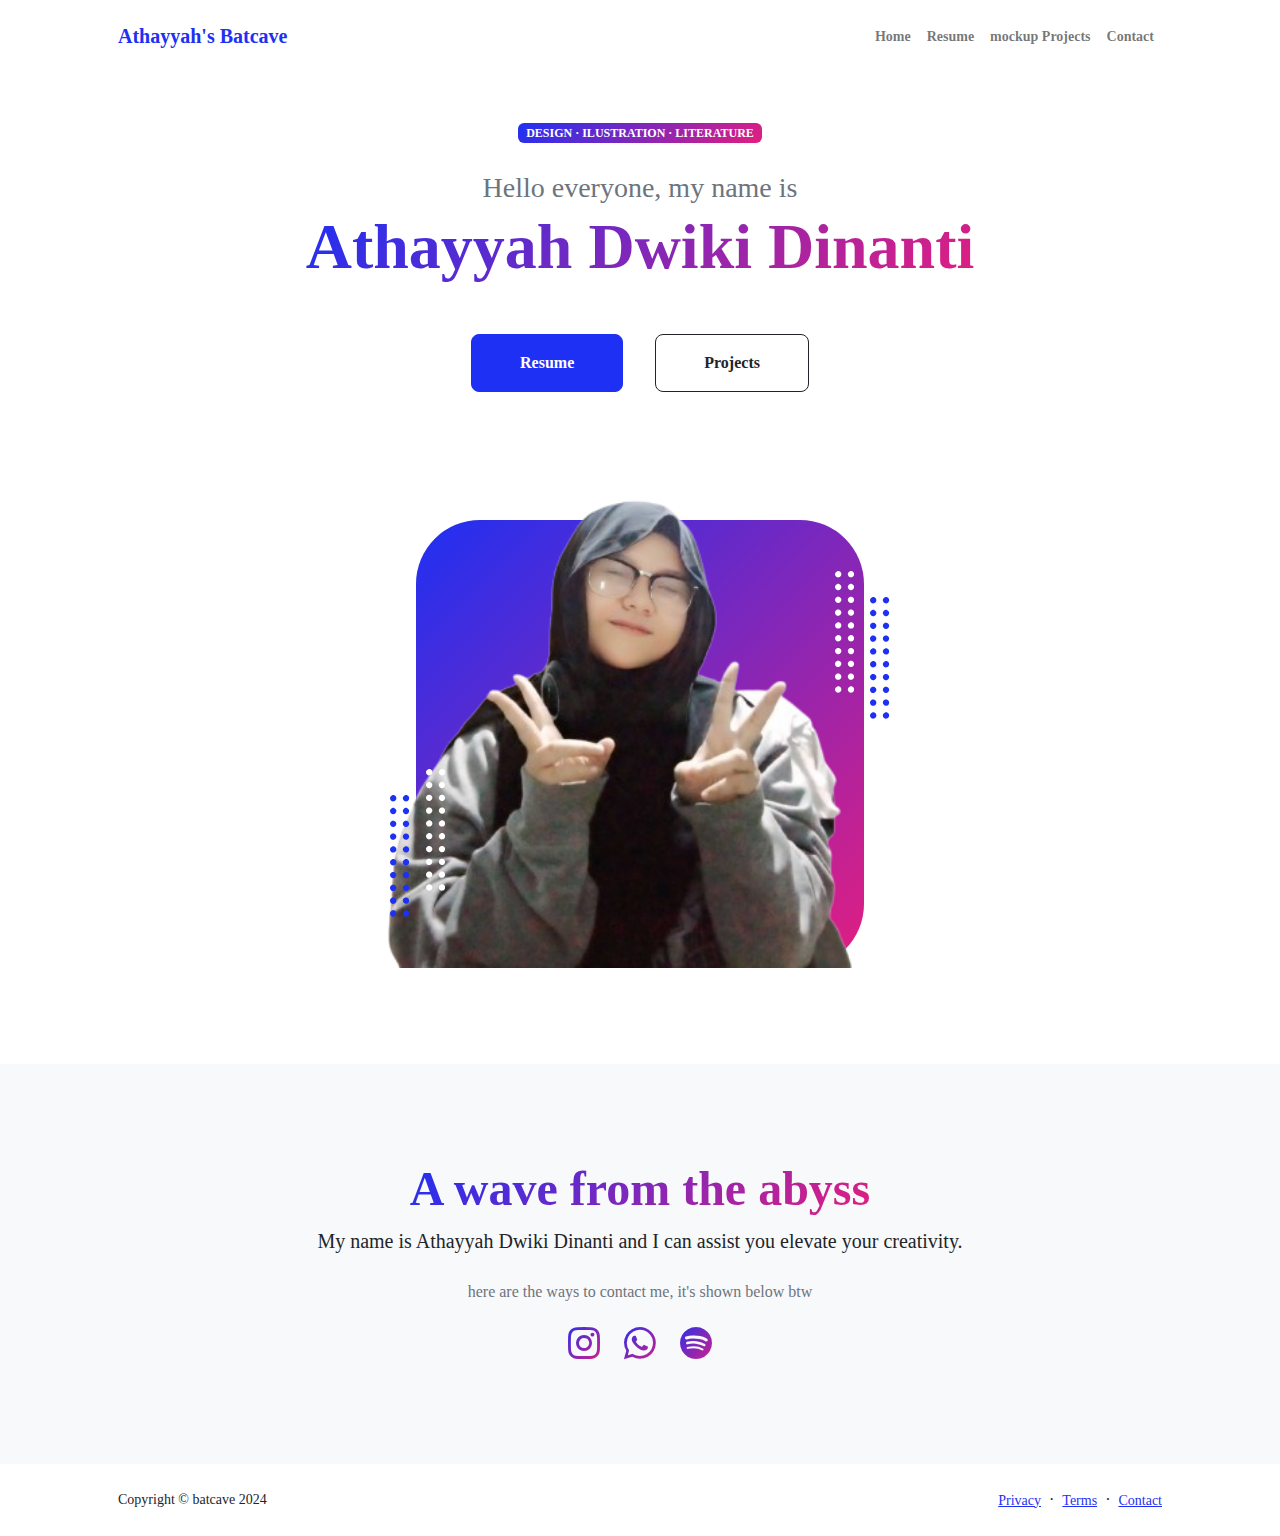
<file: index.html>
<!DOCTYPE html>
<html lang="en">
    <head>
        <meta charset="utf-8" />
        <meta name="viewport" content="width=device-width, initial-scale=1, shrink-to-fit=no" />
        <meta name="description" content="" />
        <meta name="author" content="" />
        <title>athayyah.com</title>
        <!-- Favicon-->
        <link rel="icon" type="image/x-icon" href="assets/favicon.ico" />
        <!-- Custom Google font-->
        <link rel="preconnect" href="https://fonts.googleapis.com" />
        <link rel="preconnect" href="https://fonts.gstatic.com" crossorigin />
        <link href="https://fonts.googleapis.com/css2?family=Plus+Jakarta+Sans:wght@100;200;300;400;500;600;700;800;900&amp;display=swap" rel="stylesheet" />
        <!-- Bootstrap icons-->
        <link href="https://cdn.jsdelivr.net/npm/bootstrap-icons@1.8.1/font/bootstrap-icons.css" rel="stylesheet" />
        <!-- Core theme CSS (includes Bootstrap)-->
        <link href="css/styles.css" rel="stylesheet" />
    </head>
    <body class="d-flex flex-column h-100">
        <main class="flex-shrink-0">
            <!-- Navigation-->
            <nav class="navbar navbar-expand-lg navbar-light bg-white py-3">
                <div class="container px-5">
                    <a class="navbar-brand" href="index.html"><span class="fw-bolder text-primary">Athayyah's Batcave</span></a>
                    <button class="navbar-toggler" type="button" data-bs-toggle="collapse" data-bs-target="#navbarSupportedContent" aria-controls="navbarSupportedContent" aria-expanded="false" aria-label="Toggle navigation"><span class="navbar-toggler-icon"></span></button>
                    <div class="collapse navbar-collapse" id="navbarSupportedContent">
                        <ul class="navbar-nav ms-auto mb-2 mb-lg-0 small fw-bolder">
                            <li class="nav-item"><a class="nav-link" href="index.html">Home</a></li>
                            <li class="nav-item"><a class="nav-link" href="resume.html">Resume</a></li>
                            <li class="nav-item"><a class="nav-link" href="mockup projects.html">mockup Projects</a></li>
                            <li class="nav-item"><a class="nav-link" href="contact.html">Contact</a></li>
                        </ul>
                    </div>
                </div>
            </nav>
            <!-- Header-->
            <header class="py-5">
                <div class="container px-5 pb-5">
                    <div class="row gx-5 align-items-center">
                        <div class="col-xxl-5">
                            <!-- Header text content-->
                            <div class="text-center text-xxl-start">
                                <div class="badge bg-gradient-primary-to-secondary text-white mb-4"><div class="text-uppercase">Design &middot; Ilustration &middot; Literature</div></div>
                                <div class="fs-3 fw-light text-muted">Hello everyone, my name is</div>
                                <h1 class="display-3 fw-bolder mb-5"><span class="text-gradient d-inline">Athayyah Dwiki Dinanti</span></h1>
                                <div class="d-grid gap-3 d-sm-flex justify-content-sm-center justify-content-xxl-start mb-3">
                                    <a class="btn btn-primary btn-lg px-5 py-3 me-sm-3 fs-6 fw-bolder" href="resume.html">Resume</a>
                                    <a class="btn btn-outline-dark btn-lg px-5 py-3 fs-6 fw-bolder" href="projects.html">Projects</a>
                                </div>
                            </div>
                        </div>
                        <div class="col-xxl-7">
                            <!-- Header profile picture-->
                            <div class="d-flex justify-content-center mt-5 mt-xxl-0">
                                <div class="profile bg-gradient-primary-to-secondary">
                                    <!-- TIP: For best results, use a photo with a transparent background like the demo example below-->
                                    <!-- Watch a tutorial on how to do this on YouTube (link)-->
                                    <img class="profile-img" src="assets/ayata.png" alt="..." />
                                    <div class="dots-1">
                                        <!-- SVG Dots-->
                                        <svg version="1.1" xmlns="http://www.w3.org/2000/svg" xmlns:xlink="http://www.w3.org/1999/xlink" x="0px" y="0px" viewBox="0 0 191.6 1215.4" style="enable-background: new 0 0 191.6 1215.4" xml:space="preserve">
                                            <g transform="translate(0.000000,1280.000000) scale(0.100000,-0.100000)">
                                                <path d="M227.7,12788.6c-105-35-200-141-222-248c-43-206,163-412,369-369c155,32,275,190,260,339c-11,105-90,213-190,262        C383.7,12801.6,289.7,12808.6,227.7,12788.6z"></path>
                                                <path d="M1507.7,12788.6c-151-50-253-216-222-362c25-119,136-230,254-255c194-41,395,142,375,339c-11,105-90,213-190,262        C1663.7,12801.6,1569.7,12808.6,1507.7,12788.6z"></path>
                                                <path d="M227.7,11508.6c-105-35-200-141-222-248c-43-206,163-412,369-369c155,32,275,190,260,339c-11,105-90,213-190,262        C383.7,11521.6,289.7,11528.6,227.7,11508.6z"></path>
                                                <path d="M1507.7,11508.6c-151-50-253-216-222-362c25-119,136-230,254-255c194-41,395,142,375,339c-11,105-90,213-190,262        C1663.7,11521.6,1569.7,11528.6,1507.7,11508.6z"></path>
                                                <path d="M227.7,10228.6c-105-35-200-141-222-248c-43-206,163-412,369-369c155,32,275,190,260,339c-11,105-90,213-190,262        C383.7,10241.6,289.7,10248.6,227.7,10228.6z"></path>
                                                <path d="M1507.7,10228.6c-105-35-200-141-222-248c-43-206,163-412,369-369c155,32,275,190,260,339c-11,105-90,213-190,262        C1663.7,10241.6,1569.7,10248.6,1507.7,10228.6z"></path>
                                                <path d="M227.7,8948.6c-105-35-200-141-222-248c-43-206,163-412,369-369c155,32,275,190,260,339c-11,105-90,213-190,262        C383.7,8961.6,289.7,8968.6,227.7,8948.6z"></path>
                                                <path d="M1507.7,8948.6c-105-35-200-141-222-248c-43-206,163-412,369-369c155,32,275,190,260,339c-11,105-90,213-190,262        C1663.7,8961.6,1569.7,8968.6,1507.7,8948.6z"></path>
                                                <path d="M227.7,7668.6c-105-35-200-141-222-248c-43-206,163-412,369-369c155,32,275,190,260,339c-11,105-90,213-190,262        C383.7,7681.6,289.7,7688.6,227.7,7668.6z"></path>
                                                <path d="M1507.7,7668.6c-105-35-200-141-222-248c-43-206,163-412,369-369c155,32,275,190,260,339c-11,105-90,213-190,262        C1663.7,7681.6,1569.7,7688.6,1507.7,7668.6z"></path>
                                                <path d="M227.7,6388.6c-105-35-200-141-222-248c-43-206,163-412,369-369c155,32,275,190,260,339c-11,105-90,213-190,262        C383.7,6401.6,289.7,6408.6,227.7,6388.6z"></path>
                                                <path d="M1507.7,6388.6c-105-35-200-141-222-248c-43-206,163-412,369-369c155,32,275,190,260,339c-11,105-90,213-190,262        C1663.7,6401.6,1569.7,6408.6,1507.7,6388.6z"></path>
                                                <path d="M227.7,5108.6c-105-35-200-141-222-248c-43-206,163-412,369-369c155,32,275,190,260,339c-11,105-90,213-190,262        C383.7,5121.6,289.7,5128.6,227.7,5108.6z"></path>
                                                <path d="M1507.7,5108.6c-105-35-200-141-222-248c-43-206,163-412,369-369c155,32,275,190,260,339c-11,105-90,213-190,262        C1663.7,5121.6,1569.7,5128.6,1507.7,5108.6z"></path>
                                                <path d="M227.7,3828.6c-105-35-200-141-222-248c-43-206,163-412,369-369c155,32,275,190,260,339c-11,105-90,213-190,262        C383.7,3841.6,289.7,3848.6,227.7,3828.6z"></path>
                                                <path d="M1507.7,3828.6c-105-35-200-141-222-248c-43-206,163-412,369-369c155,32,275,190,260,339c-11,105-90,213-190,262        C1663.7,3841.6,1569.7,3848.6,1507.7,3828.6z"></path>
                                                <path d="M227.7,2548.6c-105-35-200-141-222-248c-43-206,163-412,369-369c155,32,275,190,260,339c-11,105-90,213-190,262        C383.7,2561.6,289.7,2568.6,227.7,2548.6z"></path>
                                                <path d="M1507.7,2548.6c-105-35-200-141-222-248c-43-206,163-412,369-369c155,32,275,190,260,339c-11,105-90,213-190,262        C1663.7,2561.6,1569.7,2568.6,1507.7,2548.6z"></path>
                                                <path d="M227.7,1268.6c-105-35-200-141-222-248c-43-206,163-412,369-369c155,32,275,190,260,339c-11,105-90,213-190,262        C383.7,1281.6,289.7,1288.6,227.7,1268.6z"></path>
                                                <path d="M1507.7,1268.6c-105-35-200-141-222-248c-43-206,163-412,369-369c155,32,275,190,260,339c-11,105-90,213-190,262        C1663.7,1281.6,1569.7,1288.6,1507.7,1268.6z"></path>
                                            </g>
                                        </svg>
                                        <!-- END of SVG dots-->
                                    </div>
                                    <div class="dots-2">
                                        <!-- SVG Dots-->
                                        <svg version="1.1" xmlns="http://www.w3.org/2000/svg" xmlns:xlink="http://www.w3.org/1999/xlink" x="0px" y="0px" viewBox="0 0 191.6 1215.4" style="enable-background: new 0 0 191.6 1215.4" xml:space="preserve">
                                            <g transform="translate(0.000000,1280.000000) scale(0.100000,-0.100000)">
                                                <path d="M227.7,12788.6c-105-35-200-141-222-248c-43-206,163-412,369-369c155,32,275,190,260,339c-11,105-90,213-190,262        C383.7,12801.6,289.7,12808.6,227.7,12788.6z"></path>
                                                <path d="M1507.7,12788.6c-151-50-253-216-222-362c25-119,136-230,254-255c194-41,395,142,375,339c-11,105-90,213-190,262        C1663.7,12801.6,1569.7,12808.6,1507.7,12788.6z"></path>
                                                <path d="M227.7,11508.6c-105-35-200-141-222-248c-43-206,163-412,369-369c155,32,275,190,260,339c-11,105-90,213-190,262        C383.7,11521.6,289.7,11528.6,227.7,11508.6z"></path>
                                                <path d="M1507.7,11508.6c-151-50-253-216-222-362c25-119,136-230,254-255c194-41,395,142,375,339c-11,105-90,213-190,262        C1663.7,11521.6,1569.7,11528.6,1507.7,11508.6z"></path>
                                                <path d="M227.7,10228.6c-105-35-200-141-222-248c-43-206,163-412,369-369c155,32,275,190,260,339c-11,105-90,213-190,262        C383.7,10241.6,289.7,10248.6,227.7,10228.6z"></path>
                                                <path d="M1507.7,10228.6c-105-35-200-141-222-248c-43-206,163-412,369-369c155,32,275,190,260,339c-11,105-90,213-190,262        C1663.7,10241.6,1569.7,10248.6,1507.7,10228.6z"></path>
                                                <path d="M227.7,8948.6c-105-35-200-141-222-248c-43-206,163-412,369-369c155,32,275,190,260,339c-11,105-90,213-190,262        C383.7,8961.6,289.7,8968.6,227.7,8948.6z"></path>
                                                <path d="M1507.7,8948.6c-105-35-200-141-222-248c-43-206,163-412,369-369c155,32,275,190,260,339c-11,105-90,213-190,262        C1663.7,8961.6,1569.7,8968.6,1507.7,8948.6z"></path>
                                                <path d="M227.7,7668.6c-105-35-200-141-222-248c-43-206,163-412,369-369c155,32,275,190,260,339c-11,105-90,213-190,262        C383.7,7681.6,289.7,7688.6,227.7,7668.6z"></path>
                                                <path d="M1507.7,7668.6c-105-35-200-141-222-248c-43-206,163-412,369-369c155,32,275,190,260,339c-11,105-90,213-190,262        C1663.7,7681.6,1569.7,7688.6,1507.7,7668.6z"></path>
                                                <path d="M227.7,6388.6c-105-35-200-141-222-248c-43-206,163-412,369-369c155,32,275,190,260,339c-11,105-90,213-190,262        C383.7,6401.6,289.7,6408.6,227.7,6388.6z"></path>
                                                <path d="M1507.7,6388.6c-105-35-200-141-222-248c-43-206,163-412,369-369c155,32,275,190,260,339c-11,105-90,213-190,262        C1663.7,6401.6,1569.7,6408.6,1507.7,6388.6z"></path>
                                                <path d="M227.7,5108.6c-105-35-200-141-222-248c-43-206,163-412,369-369c155,32,275,190,260,339c-11,105-90,213-190,262        C383.7,5121.6,289.7,5128.6,227.7,5108.6z"></path>
                                                <path d="M1507.7,5108.6c-105-35-200-141-222-248c-43-206,163-412,369-369c155,32,275,190,260,339c-11,105-90,213-190,262        C1663.7,5121.6,1569.7,5128.6,1507.7,5108.6z"></path>
                                                <path d="M227.7,3828.6c-105-35-200-141-222-248c-43-206,163-412,369-369c155,32,275,190,260,339c-11,105-90,213-190,262        C383.7,3841.6,289.7,3848.6,227.7,3828.6z"></path>
                                                <path d="M1507.7,3828.6c-105-35-200-141-222-248c-43-206,163-412,369-369c155,32,275,190,260,339c-11,105-90,213-190,262        C1663.7,3841.6,1569.7,3848.6,1507.7,3828.6z"></path>
                                                <path d="M227.7,2548.6c-105-35-200-141-222-248c-43-206,163-412,369-369c155,32,275,190,260,339c-11,105-90,213-190,262        C383.7,2561.6,289.7,2568.6,227.7,2548.6z"></path>
                                                <path d="M1507.7,2548.6c-105-35-200-141-222-248c-43-206,163-412,369-369c155,32,275,190,260,339c-11,105-90,213-190,262        C1663.7,2561.6,1569.7,2568.6,1507.7,2548.6z"></path>
                                                <path d="M227.7,1268.6c-105-35-200-141-222-248c-43-206,163-412,369-369c155,32,275,190,260,339c-11,105-90,213-190,262        C383.7,1281.6,289.7,1288.6,227.7,1268.6z"></path>
                                                <path d="M1507.7,1268.6c-105-35-200-141-222-248c-43-206,163-412,369-369c155,32,275,190,260,339c-11,105-90,213-190,262        C1663.7,1281.6,1569.7,1288.6,1507.7,1268.6z"></path>
                                            </g>
                                        </svg>
                                        <!-- END of SVG dots-->
                                    </div>
                                    <div class="dots-3">
                                        <!-- SVG Dots-->
                                        <svg version="1.1" xmlns="http://www.w3.org/2000/svg" xmlns:xlink="http://www.w3.org/1999/xlink" x="0px" y="0px" viewBox="0 0 191.6 1215.4" style="enable-background: new 0 0 191.6 1215.4" xml:space="preserve">
                                            <g transform="translate(0.000000,1280.000000) scale(0.100000,-0.100000)">
                                                <path d="M227.7,12788.6c-105-35-200-141-222-248c-43-206,163-412,369-369c155,32,275,190,260,339c-11,105-90,213-190,262        C383.7,12801.6,289.7,12808.6,227.7,12788.6z"></path>
                                                <path d="M1507.7,12788.6c-151-50-253-216-222-362c25-119,136-230,254-255c194-41,395,142,375,339c-11,105-90,213-190,262        C1663.7,12801.6,1569.7,12808.6,1507.7,12788.6z"></path>
                                                <path d="M227.7,11508.6c-105-35-200-141-222-248c-43-206,163-412,369-369c155,32,275,190,260,339c-11,105-90,213-190,262        C383.7,11521.6,289.7,11528.6,227.7,11508.6z"></path>
                                                <path d="M1507.7,11508.6c-151-50-253-216-222-362c25-119,136-230,254-255c194-41,395,142,375,339c-11,105-90,213-190,262        C1663.7,11521.6,1569.7,11528.6,1507.7,11508.6z"></path>
                                                <path d="M227.7,10228.6c-105-35-200-141-222-248c-43-206,163-412,369-369c155,32,275,190,260,339c-11,105-90,213-190,262        C383.7,10241.6,289.7,10248.6,227.7,10228.6z"></path>
                                                <path d="M1507.7,10228.6c-105-35-200-141-222-248c-43-206,163-412,369-369c155,32,275,190,260,339c-11,105-90,213-190,262        C1663.7,10241.6,1569.7,10248.6,1507.7,10228.6z"></path>
                                                <path d="M227.7,8948.6c-105-35-200-141-222-248c-43-206,163-412,369-369c155,32,275,190,260,339c-11,105-90,213-190,262        C383.7,8961.6,289.7,8968.6,227.7,8948.6z"></path>
                                                <path d="M1507.7,8948.6c-105-35-200-141-222-248c-43-206,163-412,369-369c155,32,275,190,260,339c-11,105-90,213-190,262        C1663.7,8961.6,1569.7,8968.6,1507.7,8948.6z"></path>
                                                <path d="M227.7,7668.6c-105-35-200-141-222-248c-43-206,163-412,369-369c155,32,275,190,260,339c-11,105-90,213-190,262        C383.7,7681.6,289.7,7688.6,227.7,7668.6z"></path>
                                                <path d="M1507.7,7668.6c-105-35-200-141-222-248c-43-206,163-412,369-369c155,32,275,190,260,339c-11,105-90,213-190,262        C1663.7,7681.6,1569.7,7688.6,1507.7,7668.6z"></path>
                                                <path d="M227.7,6388.6c-105-35-200-141-222-248c-43-206,163-412,369-369c155,32,275,190,260,339c-11,105-90,213-190,262        C383.7,6401.6,289.7,6408.6,227.7,6388.6z"></path>
                                                <path d="M1507.7,6388.6c-105-35-200-141-222-248c-43-206,163-412,369-369c155,32,275,190,260,339c-11,105-90,213-190,262        C1663.7,6401.6,1569.7,6408.6,1507.7,6388.6z"></path>
                                                <path d="M227.7,5108.6c-105-35-200-141-222-248c-43-206,163-412,369-369c155,32,275,190,260,339c-11,105-90,213-190,262        C383.7,5121.6,289.7,5128.6,227.7,5108.6z"></path>
                                                <path d="M1507.7,5108.6c-105-35-200-141-222-248c-43-206,163-412,369-369c155,32,275,190,260,339c-11,105-90,213-190,262        C1663.7,5121.6,1569.7,5128.6,1507.7,5108.6z"></path>
                                                <path d="M227.7,3828.6c-105-35-200-141-222-248c-43-206,163-412,369-369c155,32,275,190,260,339c-11,105-90,213-190,262        C383.7,3841.6,289.7,3848.6,227.7,3828.6z"></path>
                                                <path d="M1507.7,3828.6c-105-35-200-141-222-248c-43-206,163-412,369-369c155,32,275,190,260,339c-11,105-90,213-190,262        C1663.7,3841.6,1569.7,3848.6,1507.7,3828.6z"></path>
                                                <path d="M227.7,2548.6c-105-35-200-141-222-248c-43-206,163-412,369-369c155,32,275,190,260,339c-11,105-90,213-190,262        C383.7,2561.6,289.7,2568.6,227.7,2548.6z"></path>
                                                <path d="M1507.7,2548.6c-105-35-200-141-222-248c-43-206,163-412,369-369c155,32,275,190,260,339c-11,105-90,213-190,262        C1663.7,2561.6,1569.7,2568.6,1507.7,2548.6z"></path>
                                                <path d="M227.7,1268.6c-105-35-200-141-222-248c-43-206,163-412,369-369c155,32,275,190,260,339c-11,105-90,213-190,262        C383.7,1281.6,289.7,1288.6,227.7,1268.6z"></path>
                                                <path d="M1507.7,1268.6c-105-35-200-141-222-248c-43-206,163-412,369-369c155,32,275,190,260,339c-11,105-90,213-190,262        C1663.7,1281.6,1569.7,1288.6,1507.7,1268.6z"></path>
                                            </g>
                                        </svg>
                                        <!-- END of SVG dots-->
                                    </div>
                                    <div class="dots-4">
                                        <!-- SVG Dots-->
                                        <svg version="1.1" xmlns="http://www.w3.org/2000/svg" xmlns:xlink="http://www.w3.org/1999/xlink" x="0px" y="0px" viewBox="0 0 191.6 1215.4" style="enable-background: new 0 0 191.6 1215.4" xml:space="preserve">
                                            <g transform="translate(0.000000,1280.000000) scale(0.100000,-0.100000)">
                                                <path d="M227.7,12788.6c-105-35-200-141-222-248c-43-206,163-412,369-369c155,32,275,190,260,339c-11,105-90,213-190,262        C383.7,12801.6,289.7,12808.6,227.7,12788.6z"></path>
                                                <path d="M1507.7,12788.6c-151-50-253-216-222-362c25-119,136-230,254-255c194-41,395,142,375,339c-11,105-90,213-190,262        C1663.7,12801.6,1569.7,12808.6,1507.7,12788.6z"></path>
                                                <path d="M227.7,11508.6c-105-35-200-141-222-248c-43-206,163-412,369-369c155,32,275,190,260,339c-11,105-90,213-190,262        C383.7,11521.6,289.7,11528.6,227.7,11508.6z"></path>
                                                <path d="M1507.7,11508.6c-151-50-253-216-222-362c25-119,136-230,254-255c194-41,395,142,375,339c-11,105-90,213-190,262        C1663.7,11521.6,1569.7,11528.6,1507.7,11508.6z"></path>
                                                <path d="M227.7,10228.6c-105-35-200-141-222-248c-43-206,163-412,369-369c155,32,275,190,260,339c-11,105-90,213-190,262        C383.7,10241.6,289.7,10248.6,227.7,10228.6z"></path>
                                                <path d="M1507.7,10228.6c-105-35-200-141-222-248c-43-206,163-412,369-369c155,32,275,190,260,339c-11,105-90,213-190,262        C1663.7,10241.6,1569.7,10248.6,1507.7,10228.6z"></path>
                                                <path d="M227.7,8948.6c-105-35-200-141-222-248c-43-206,163-412,369-369c155,32,275,190,260,339c-11,105-90,213-190,262        C383.7,8961.6,289.7,8968.6,227.7,8948.6z"></path>
                                                <path d="M1507.7,8948.6c-105-35-200-141-222-248c-43-206,163-412,369-369c155,32,275,190,260,339c-11,105-90,213-190,262        C1663.7,8961.6,1569.7,8968.6,1507.7,8948.6z"></path>
                                                <path d="M227.7,7668.6c-105-35-200-141-222-248c-43-206,163-412,369-369c155,32,275,190,260,339c-11,105-90,213-190,262        C383.7,7681.6,289.7,7688.6,227.7,7668.6z"></path>
                                                <path d="M1507.7,7668.6c-105-35-200-141-222-248c-43-206,163-412,369-369c155,32,275,190,260,339c-11,105-90,213-190,262        C1663.7,7681.6,1569.7,7688.6,1507.7,7668.6z"></path>
                                                <path d="M227.7,6388.6c-105-35-200-141-222-248c-43-206,163-412,369-369c155,32,275,190,260,339c-11,105-90,213-190,262        C383.7,6401.6,289.7,6408.6,227.7,6388.6z"></path>
                                                <path d="M1507.7,6388.6c-105-35-200-141-222-248c-43-206,163-412,369-369c155,32,275,190,260,339c-11,105-90,213-190,262        C1663.7,6401.6,1569.7,6408.6,1507.7,6388.6z"></path>
                                                <path d="M227.7,5108.6c-105-35-200-141-222-248c-43-206,163-412,369-369c155,32,275,190,260,339c-11,105-90,213-190,262        C383.7,5121.6,289.7,5128.6,227.7,5108.6z"></path>
                                                <path d="M1507.7,5108.6c-105-35-200-141-222-248c-43-206,163-412,369-369c155,32,275,190,260,339c-11,105-90,213-190,262        C1663.7,5121.6,1569.7,5128.6,1507.7,5108.6z"></path>
                                                <path d="M227.7,3828.6c-105-35-200-141-222-248c-43-206,163-412,369-369c155,32,275,190,260,339c-11,105-90,213-190,262        C383.7,3841.6,289.7,3848.6,227.7,3828.6z"></path>
                                                <path d="M1507.7,3828.6c-105-35-200-141-222-248c-43-206,163-412,369-369c155,32,275,190,260,339c-11,105-90,213-190,262        C1663.7,3841.6,1569.7,3848.6,1507.7,3828.6z"></path>
                                                <path d="M227.7,2548.6c-105-35-200-141-222-248c-43-206,163-412,369-369c155,32,275,190,260,339c-11,105-90,213-190,262        C383.7,2561.6,289.7,2568.6,227.7,2548.6z"></path>
                                                <path d="M1507.7,2548.6c-105-35-200-141-222-248c-43-206,163-412,369-369c155,32,275,190,260,339c-11,105-90,213-190,262        C1663.7,2561.6,1569.7,2568.6,1507.7,2548.6z"></path>
                                                <path d="M227.7,1268.6c-105-35-200-141-222-248c-43-206,163-412,369-369c155,32,275,190,260,339c-11,105-90,213-190,262        C383.7,1281.6,289.7,1288.6,227.7,1268.6z"></path>
                                                <path d="M1507.7,1268.6c-105-35-200-141-222-248c-43-206,163-412,369-369c155,32,275,190,260,339c-11,105-90,213-190,262        C1663.7,1281.6,1569.7,1288.6,1507.7,1268.6z"></path>
                                            </g>
                                        </svg>
                                        <!-- END of SVG dots-->
                                    </div>
                                </div>
                            </div>
                        </div>
                    </div>
                </div>
            </header>
            <!-- About Section-->
            <section class="bg-light py-5">
                <div class="container px-5">
                    <div class="row gx-5 justify-content-center">
                        <div class="col-xxl-8">
                            <div class="text-center my-5">
                                <h2 class="display-5 fw-bolder"><span class="text-gradient d-inline">A wave from the abyss</span></h2>
                                <p class="lead fw-light mb-4">My name is Athayyah Dwiki Dinanti and I can assist you elevate your creativity.</p>
                                <p class="text-muted">here are the ways to contact me, it's shown below btw</p>
                                <div class="d-flex justify-content-center fs-2 gap-4">
                                    <a class="text-gradient" href="https://www.instagram.com/lav1sheet_?igsh=aXk0bGttcDhjMHNl"><i class="bi bi-instagram"></i></a>
                                    <a class="text-gradient" href="https://wa.me/6285811218956"><i class="bi bi-whatsapp"></i></a>
                                    <a class="text-gradient" href="tyx"><i class="bi bi-spotify"></i></a>
                                </div>
                            </div>
                        </div>
                    </div>
                </div>
            </section>
        </main>
        <!-- Footer-->
        <footer class="bg-white py-4 mt-auto">
            <div class="container px-5">
                <div class="row align-items-center justify-content-between flex-column flex-sm-row">
                    <div class="col-auto"><div class="small m-0">Copyright &copy; batcave 2024</div></div>
                    <div class="col-auto">
                        <a class="small" href="#!">Privacy</a>
                        <span class="mx-1">&middot;</span>
                        <a class="small" href="#!">Terms</a>
                        <span class="mx-1">&middot;</span>
                        <a class="small" href="#!">Contact</a>
                    </div>
                </div>
            </div>
        </footer>
        <!-- Bootstrap core JS-->
        <script src="https://cdn.jsdelivr.net/npm/bootstrap@5.2.3/dist/js/bootstrap.bundle.min.js"></script>
        <!-- Core theme JS-->
        <script src="js/scripts.js"></script>
    </body>
</html>
</file>
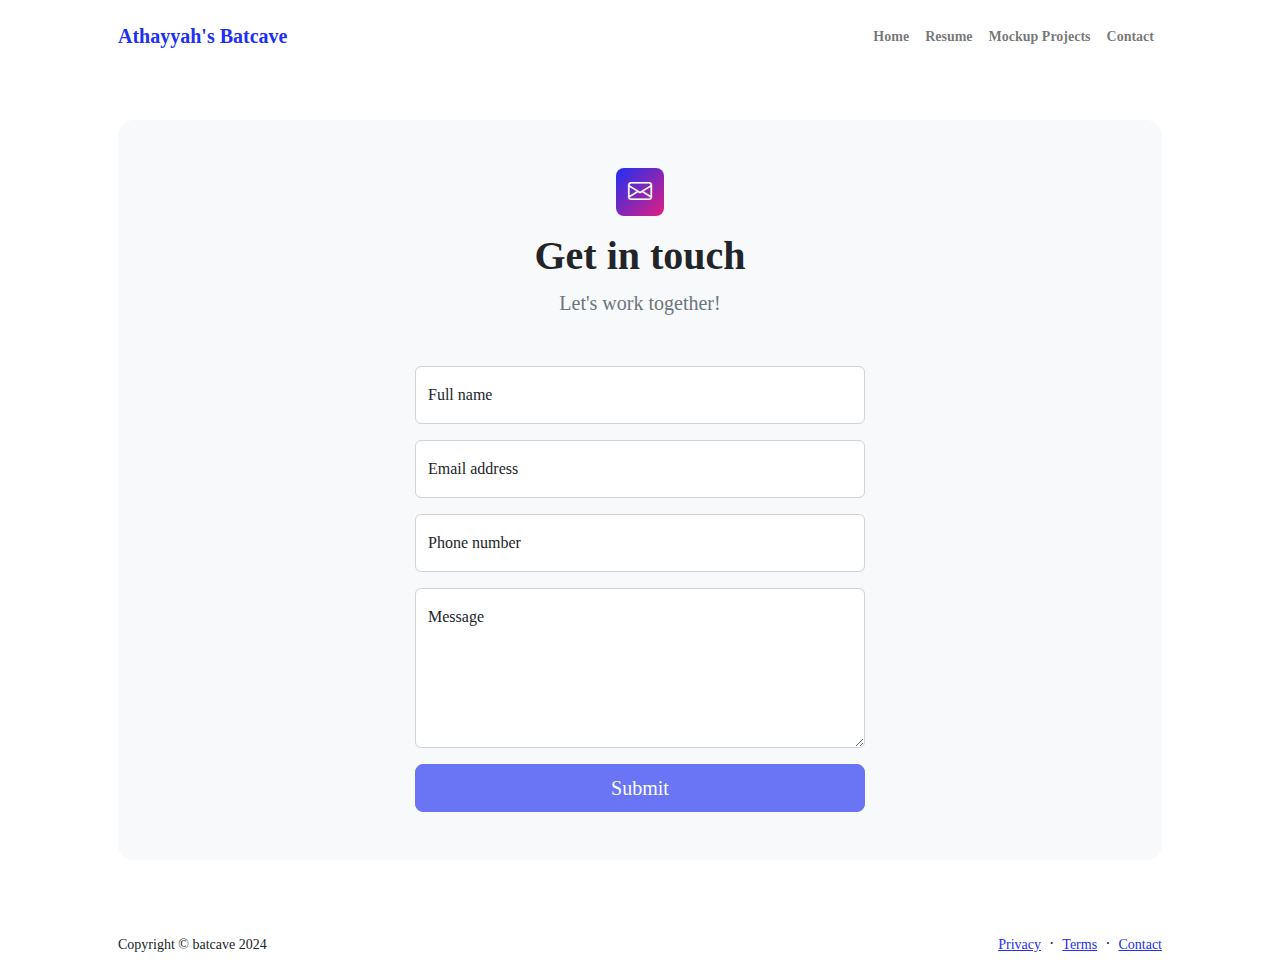
<file: contact.html>
<!DOCTYPE html>
<html lang="en">
    <head>
        <meta charset="utf-8" />
        <meta name="viewport" content="width=device-width, initial-scale=1, shrink-to-fit=no" />
        <meta name="description" content />
        <meta name="author" content />
        <title>Modern Business - Start Bootstrap Template</title>
        <!-- Favicon-->
        <link rel="icon" type="image/x-icon" href="assets/favicon.ico" />
        <!-- Custom Google font-->
        <link rel="preconnect" href="https://fonts.googleapis.com" />
        <link rel="preconnect" href="https://fonts.gstatic.com" crossorigin />
        <link href="https://fonts.googleapis.com/css2?family=Plus+Jakarta+Sans:wght@100;200;300;400;500;600;700;800;900&amp;display=swap" rel="stylesheet" />
        <!-- Bootstrap icons-->
        <link href="https://cdn.jsdelivr.net/npm/bootstrap-icons@1.8.1/font/bootstrap-icons.css" rel="stylesheet" />
        <!-- Core theme CSS (includes Bootstrap)-->
        <link href="css/styles.css" rel="stylesheet" />
    </head>
    <body class="d-flex flex-column">
        <main class="flex-shrink-0">
            <!-- Navigation-->
            <nav class="navbar navbar-expand-lg navbar-light bg-white py-3">
                <div class="container px-5">
                    <a class="navbar-brand" href="index.html"><span class="fw-bolder text-primary">Athayyah's Batcave</span></a>
                    <button class="navbar-toggler" type="button" data-bs-toggle="collapse" data-bs-target="#navbarSupportedContent" aria-controls="navbarSupportedContent" aria-expanded="false" aria-label="Toggle navigation"><span class="navbar-toggler-icon"></span></button>
                    <div class="collapse navbar-collapse" id="navbarSupportedContent">
                        <ul class="navbar-nav ms-auto mb-2 mb-lg-0 small fw-bolder">
                            <li class="nav-item"><a class="nav-link" href="index.html">Home</a></li>
                            <li class="nav-item"><a class="nav-link" href="resume.html">Resume</a></li>
                            <li class="nav-item"><a class="nav-link" href="Mockup projects.html">Mockup Projects</a></li>
                            <li class="nav-item"><a class="nav-link" href="contact.html">Contact</a></li>
                        </ul>
                    </div>
                </div>
            </nav>
            <!-- Page content-->
            <section class="py-5">
                <div class="container px-5">
                    <!-- Contact form-->
                    <div class="bg-light rounded-4 py-5 px-4 px-md-5">
                        <div class="text-center mb-5">
                            <div class="feature bg-primary bg-gradient-primary-to-secondary text-white rounded-3 mb-3"><i class="bi bi-envelope"></i></div>
                            <h1 class="fw-bolder">Get in touch</h1>
                            <p class="lead fw-normal text-muted mb-0">Let's work together!</p>
                        </div>
                        <div class="row gx-5 justify-content-center">
                            <div class="col-lg-8 col-xl-6">
                                <!-- * * * * * * * * * * * * * * *-->
                                <!-- * * SB Forms Contact Form * *-->
                                <!-- * * * * * * * * * * * * * * *-->
                                <!-- This form is pre-integrated with SB Forms.-->
                                <!-- To make this form functional, sign up at-->
                                <!-- https://startbootstrap.com/solution/contact-forms-->
                                <!-- to get an API token!-->
                                <form id="contactForm" data-sb-form-api-token="API_TOKEN">
                                    <!-- Name input-->
                                    <div class="form-floating mb-3">
                                        <input class="form-control" id="name" type="text" placeholder="Enter your name..." data-sb-validations="required" />
                                        <label for="name">Full name</label>
                                        <div class="invalid-feedback" data-sb-feedback="name:required">A name is required.</div>
                                    </div>
                                    <!-- Email address input-->
                                    <div class="form-floating mb-3">
                                        <input class="form-control" id="email" type="email" placeholder="name@example.com" data-sb-validations="required,email" />
                                        <label for="email">Email address</label>
                                        <div class="invalid-feedback" data-sb-feedback="email:required">An email is required.</div>
                                        <div class="invalid-feedback" data-sb-feedback="email:email">Email is not valid.</div>
                                    </div>
                                    <!-- Phone number input-->
                                    <div class="form-floating mb-3">
                                        <input class="form-control" id="phone" type="tel" placeholder="(123) 456-7890" data-sb-validations="required" />
                                        <label for="phone">Phone number</label>
                                        <div class="invalid-feedback" data-sb-feedback="phone:required">A phone number is required.</div>
                                    </div>
                                    <!-- Message input-->
                                    <div class="form-floating mb-3">
                                        <textarea class="form-control" id="message" type="text" placeholder="Enter your message here..." style="height: 10rem" data-sb-validations="required"></textarea>
                                        <label for="message">Message</label>
                                        <div class="invalid-feedback" data-sb-feedback="message:required">A message is required.</div>
                                    </div>
                                    <!-- Submit success message-->
                                    <!---->
                                    <!-- This is what your users will see when the form-->
                                    <!-- has successfully submitted-->
                                    <div class="d-none" id="submitSuccessMessage">
                                        <div class="text-center mb-3">
                                            <div class="fw-bolder">Form submission successful!</div>
                                            To activate this form, sign up at
                                            <br />
                                            <a href="https://startbootstrap.com/solution/contact-forms">https://startbootstrap.com/solution/contact-forms</a>
                                        </div>
                                    </div>
                                    <!-- Submit error message-->
                                    <!---->
                                    <!-- This is what your users will see when there is-->
                                    <!-- an error submitting the form-->
                                    <div class="d-none" id="submitErrorMessage"><div class="text-center text-danger mb-3">Error sending message!</div></div>
                                    <!-- Submit Button-->
                                    <div class="d-grid"><button class="btn btn-primary btn-lg disabled" id="submitButton" type="submit">Submit</button></div>
                                </form>
                            </div>
                        </div>
                    </div>
                </div>
            </section>
        </main>
        <!-- Footer-->
        <footer class="bg-white py-4 mt-auto">
            <div class="container px-5">
                <div class="row align-items-center justify-content-between flex-column flex-sm-row">
                    <div class="col-auto"><div class="small m-0">Copyright &copy; batcave 2024</div></div>
                    <div class="col-auto">
                        <a class="small" href="#!">Privacy</a>
                        <span class="mx-1">&middot;</span>
                        <a class="small" href="#!">Terms</a>
                        <span class="mx-1">&middot;</span>
                        <a class="small" href="#!">Contact</a>
                    </div>
                </div>
            </div>
        </footer>
        <!-- Bootstrap core JS-->
        <script src="https://cdn.jsdelivr.net/npm/bootstrap@5.2.3/dist/js/bootstrap.bundle.min.js"></script>
        <!-- Core theme JS-->
        <script src="js/scripts.js"></script>
        <!-- * * * * * * * * * * * * * * * * * * * * * * * * * * * * * * * * * * * * * * * *-->
        <!-- * *                               SB Forms JS                               * *-->
        <!-- * * Activate your form at https://startbootstrap.com/solution/contact-forms * *-->
        <!-- * * * * * * * * * * * * * * * * * * * * * * * * * * * * * * * * * * * * * * * *-->
        <script src="https://cdn.startbootstrap.com/sb-forms-latest.js"></script>
    </body>
</html>
</file>
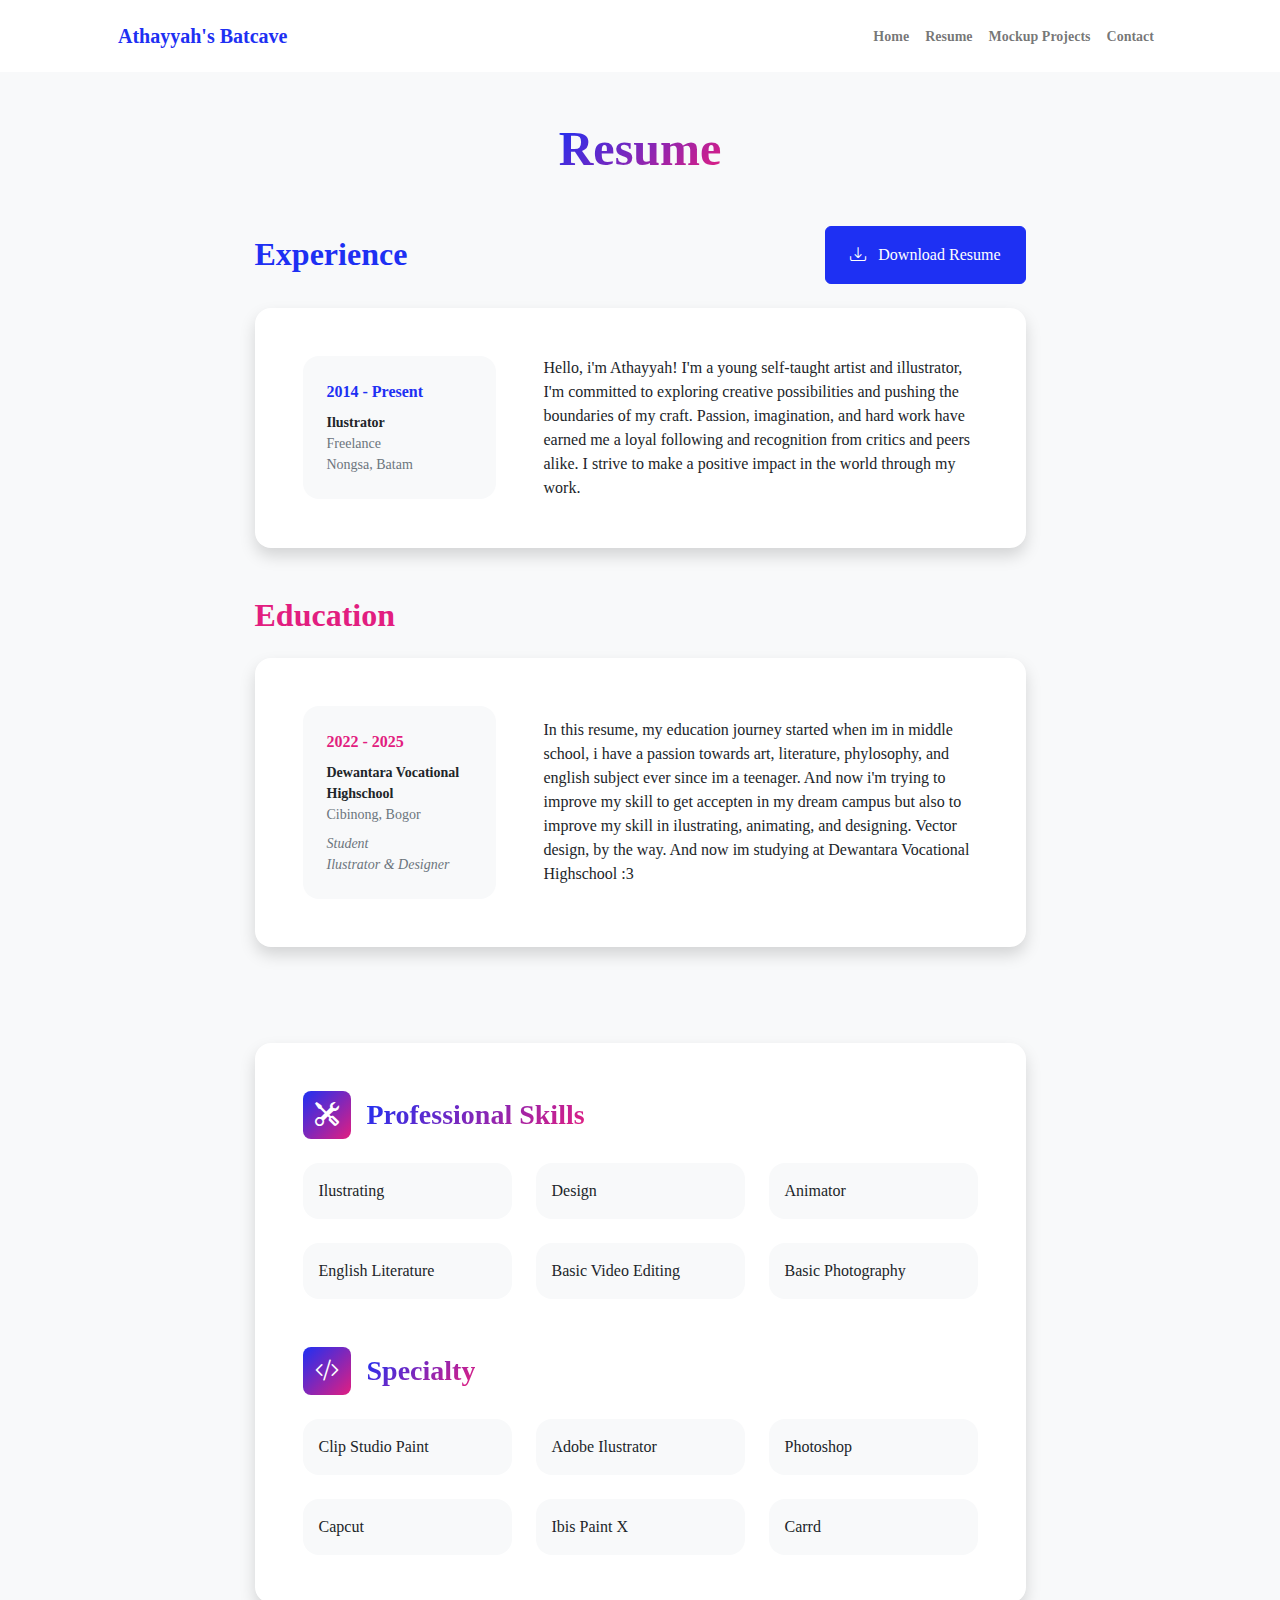
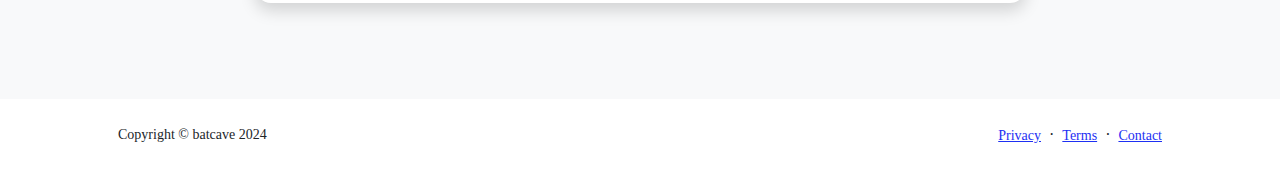
<file: resume.html>
<!DOCTYPE html>
<html lang="en">
    <head>
        <meta charset="utf-8" />
        <meta name="viewport" content="width=device-width, initial-scale=1, shrink-to-fit=no" />
        <meta name="description" content="" />
        <meta name="author" content="" />
        <title>Personal - Start Bootstrap Template</title>
        <!-- Favicon-->
        <link rel="icon" type="image/x-icon" href="assets/favicon.ico" />
        <!-- Custom Google font-->
        <link rel="preconnect" href="https://fonts.googleapis.com" />
        <link rel="preconnect" href="https://fonts.gstatic.com" crossorigin />
        <link href="https://fonts.googleapis.com/css2?family=Plus+Jakarta+Sans:wght@100;200;300;400;500;600;700;800;900&amp;display=swap" rel="stylesheet" />
        <!-- Bootstrap icons-->
        <link href="https://cdn.jsdelivr.net/npm/bootstrap-icons@1.8.1/font/bootstrap-icons.css" rel="stylesheet" />
        <!-- Core theme CSS (includes Bootstrap)-->
        <link href="css/styles.css" rel="stylesheet" />
    </head>
    <body class="d-flex flex-column h-100 bg-light">
        <main class="flex-shrink-0">
            <!-- Navigation-->
            <nav class="navbar navbar-expand-lg navbar-light bg-white py-3">
                <div class="container px-5">
                    <a class="navbar-brand" href="index.html"><span class="fw-bolder text-primary">Athayyah's Batcave</span></a>
                    <button class="navbar-toggler" type="button" data-bs-toggle="collapse" data-bs-target="#navbarSupportedContent" aria-controls="navbarSupportedContent" aria-expanded="false" aria-label="Toggle navigation"><span class="navbar-toggler-icon"></span></button>
                    <div class="collapse navbar-collapse" id="navbarSupportedContent">
                        <ul class="navbar-nav ms-auto mb-2 mb-lg-0 small fw-bolder">
                            <li class="nav-item"><a class="nav-link" href="index.html">Home</a></li>
                            <li class="nav-item"><a class="nav-link" href="resume.html">Resume</a></li>
                            <li class="nav-item"><a class="nav-link" href="Mockup projects.html">Mockup Projects</a></li>
                            <li class="nav-item"><a class="nav-link" href="contact.html">Contact</a></li>
                        </ul>
                    </div>
                </div>
            </nav>
            <!-- Page Content-->
            <div class="container px-5 my-5">
                <div class="text-center mb-5">
                    <h1 class="display-5 fw-bolder mb-0"><span class="text-gradient d-inline">Resume</span></h1>
                </div>
                <div class="row gx-5 justify-content-center">
                    <div class="col-lg-11 col-xl-9 col-xxl-8">
                        <!-- Experience Section-->
                        <section>
                            <div class="d-flex align-items-center justify-content-between mb-4">
                                <h2 class="text-primary fw-bolder mb-0">Experience</h2>
                                <!-- Download resume button-->
                                <!-- Note: Set the link href target to a PDF file within your project-->
                                <a class="btn btn-primary px-4 py-3" href="https://issuu.com/mob111/docs/portfolio_v2">
                                    <div class="d-inline-block bi bi-download me-2"></div>
                                    Download Resume
                                </a>
                            </div>
                            <!-- Experience Card 1-->
                            <div class="card shadow border-0 rounded-4 mb-5">
                                <div class="card-body p-5">
                                    <div class="row align-items-center gx-5">
                                        <div class="col text-center text-lg-start mb-4 mb-lg-0">
                                            <div class="bg-light p-4 rounded-4">
                                                <div class="text-primary fw-bolder mb-2">2014 - Present</div>
                                                <div class="small fw-bolder">Ilustrator</div>
                                                <div class="small text-muted">Freelance</div>
                                                <div class="small text-muted">Nongsa, Batam</div>
                                            </div>
                                        </div>
                                        <div class="col-lg-8"><div>Hello, i'm Athayyah! I'm a young self-taught artist and illustrator, I'm committed to exploring creative possibilities and pushing the boundaries of my craft. Passion, imagination, and hard work have earned me a loyal following and recognition from critics and peers alike. I strive to make a positive impact in the world through my work.</div></div>
                                    </div>
                                </div>
                            </div>
      
                        </section>
                        <!-- Education Section-->
                        <section>
                            <h2 class="text-secondary fw-bolder mb-4">Education</h2>
                            <!-- Education Card 1-->
                            <div class="card shadow border-0 rounded-4 mb-5">
                                <div class="card-body p-5">
                                    <div class="row align-items-center gx-5">
                                        <div class="col text-center text-lg-start mb-4 mb-lg-0">
                                            <div class="bg-light p-4 rounded-4">
                                                <div class="text-secondary fw-bolder mb-2">2022 - 2025</div>
                                                <div class="mb-2">
                                                    <div class="small fw-bolder">Dewantara Vocational Highschool</div>
                                                    <div class="small text-muted">Cibinong, Bogor</div>
                                                </div>
                                                <div class="fst-italic">
                                                    <div class="small text-muted">Student</div>
                                                    <div class="small text-muted">Ilustrator & Designer</div>
                                                </div>
                                            </div>
                                        </div>
                                        <div class="col-lg-8"><div>In this resume, my education journey started when im in middle school, i have a passion towards art, literature, phylosophy, and english subject ever since im a teenager. And now i'm trying to improve my skill to get accepten in my dream campus but also to improve my skill in ilustrating, animating, and designing. Vector design, by the way. And now im studying at Dewantara Vocational Highschool :3</div></div>
                                    </div>
                                </div>
                            </div>
                            <!-- Education Card 2-->
                
                        </section>
                        <!-- Divider-->
                        <div class="pb-5"></div>
                        <!-- Skills Section-->
                        <section>
                            <!-- Skillset Card-->
                            <div class="card shadow border-0 rounded-4 mb-5">
                                <div class="card-body p-5">
                                    <!-- Professional skills list-->
                                    <div class="mb-5">
                                        <div class="d-flex align-items-center mb-4">
                                            <div class="feature bg-primary bg-gradient-primary-to-secondary text-white rounded-3 me-3"><i class="bi bi-tools"></i></div>
                                            <h3 class="fw-bolder mb-0"><span class="text-gradient d-inline">Professional Skills</span></h3>
                                        </div>
                                        <div class="row row-cols-1 row-cols-md-3 mb-4">
                                            <div class="col mb-4 mb-md-0"><div class="d-flex align-items-center bg-light rounded-4 p-3 h-100">Ilustrating</div></div>
                                            <div class="col mb-4 mb-md-0"><div class="d-flex align-items-center bg-light rounded-4 p-3 h-100">Design</div></div>
                                            <div class="col"><div class="d-flex align-items-center bg-light rounded-4 p-3 h-100">Animator</div></div>
                                        </div>
                                        <div class="row row-cols-1 row-cols-md-3">
                                            <div class="col mb-4 mb-md-0"><div class="d-flex align-items-center bg-light rounded-4 p-3 h-100">English Literature</div></div>
                                            <div class="col mb-4 mb-md-0"><div class="d-flex align-items-center bg-light rounded-4 p-3 h-100">Basic Video Editing</div></div>
                                            <div class="col"><div class="d-flex align-items-center bg-light rounded-4 p-3 h-100">Basic Photography</div></div>
                                        </div>
                                    </div>
                                    <!-- Languages list-->
                                    <div class="mb-0">
                                        <div class="d-flex align-items-center mb-4">
                                            <div class="feature bg-primary bg-gradient-primary-to-secondary text-white rounded-3 me-3"><i class="bi bi-code-slash"></i></div>
                                            <h3 class="fw-bolder mb-0"><span class="text-gradient d-inline">Specialty</span></h3>
                                        </div>
                                        <div class="row row-cols-1 row-cols-md-3 mb-4">
                                            <div class="col mb-4 mb-md-0"><div class="d-flex align-items-center bg-light rounded-4 p-3 h-100">Clip Studio Paint</div></div>
                                            <div class="col mb-4 mb-md-0"><div class="d-flex align-items-center bg-light rounded-4 p-3 h-100">Adobe Ilustrator</div></div>
                                            <div class="col"><div class="d-flex align-items-center bg-light rounded-4 p-3 h-100">Photoshop</div></div>
                                        </div>
                                        <div class="row row-cols-1 row-cols-md-3">
                                            <div class="col mb-4 mb-md-0"><div class="d-flex align-items-center bg-light rounded-4 p-3 h-100">Capcut</div></div>
                                            <div class="col mb-4 mb-md-0"><div class="d-flex align-items-center bg-light rounded-4 p-3 h-100">Ibis Paint X</div></div>
                                            <div class="col"><div class="d-flex align-items-center bg-light rounded-4 p-3 h-100">Carrd</div></div>
                                        </div>
                                    </div>
                                </div>
                            </div>
                        </section>
                    </div>
                </div>
            </div>
        </main>
        <!-- Footer-->
        <footer class="bg-white py-4 mt-auto">
            <div class="container px-5">
                <div class="row align-items-center justify-content-between flex-column flex-sm-row">
                    <div class="col-auto"><div class="small m-0">Copyright &copy; batcave 2024</div></div>
                    <div class="col-auto">
                        <a class="small" href="#!">Privacy</a>
                        <span class="mx-1">&middot;</span>
                        <a class="small" href="#!">Terms</a>
                        <span class="mx-1">&middot;</span>
                        <a class="small" href="#!">Contact</a>
                    </div>
                </div>
            </div>
        </footer>
        <!-- Bootstrap core JS-->
        <script src="https://cdn.jsdelivr.net/npm/bootstrap@5.2.3/dist/js/bootstrap.bundle.min.js"></script>
        <!-- Core theme JS-->
        <script src="js/scripts.js"></script>
    </body>
</html>
</file>
